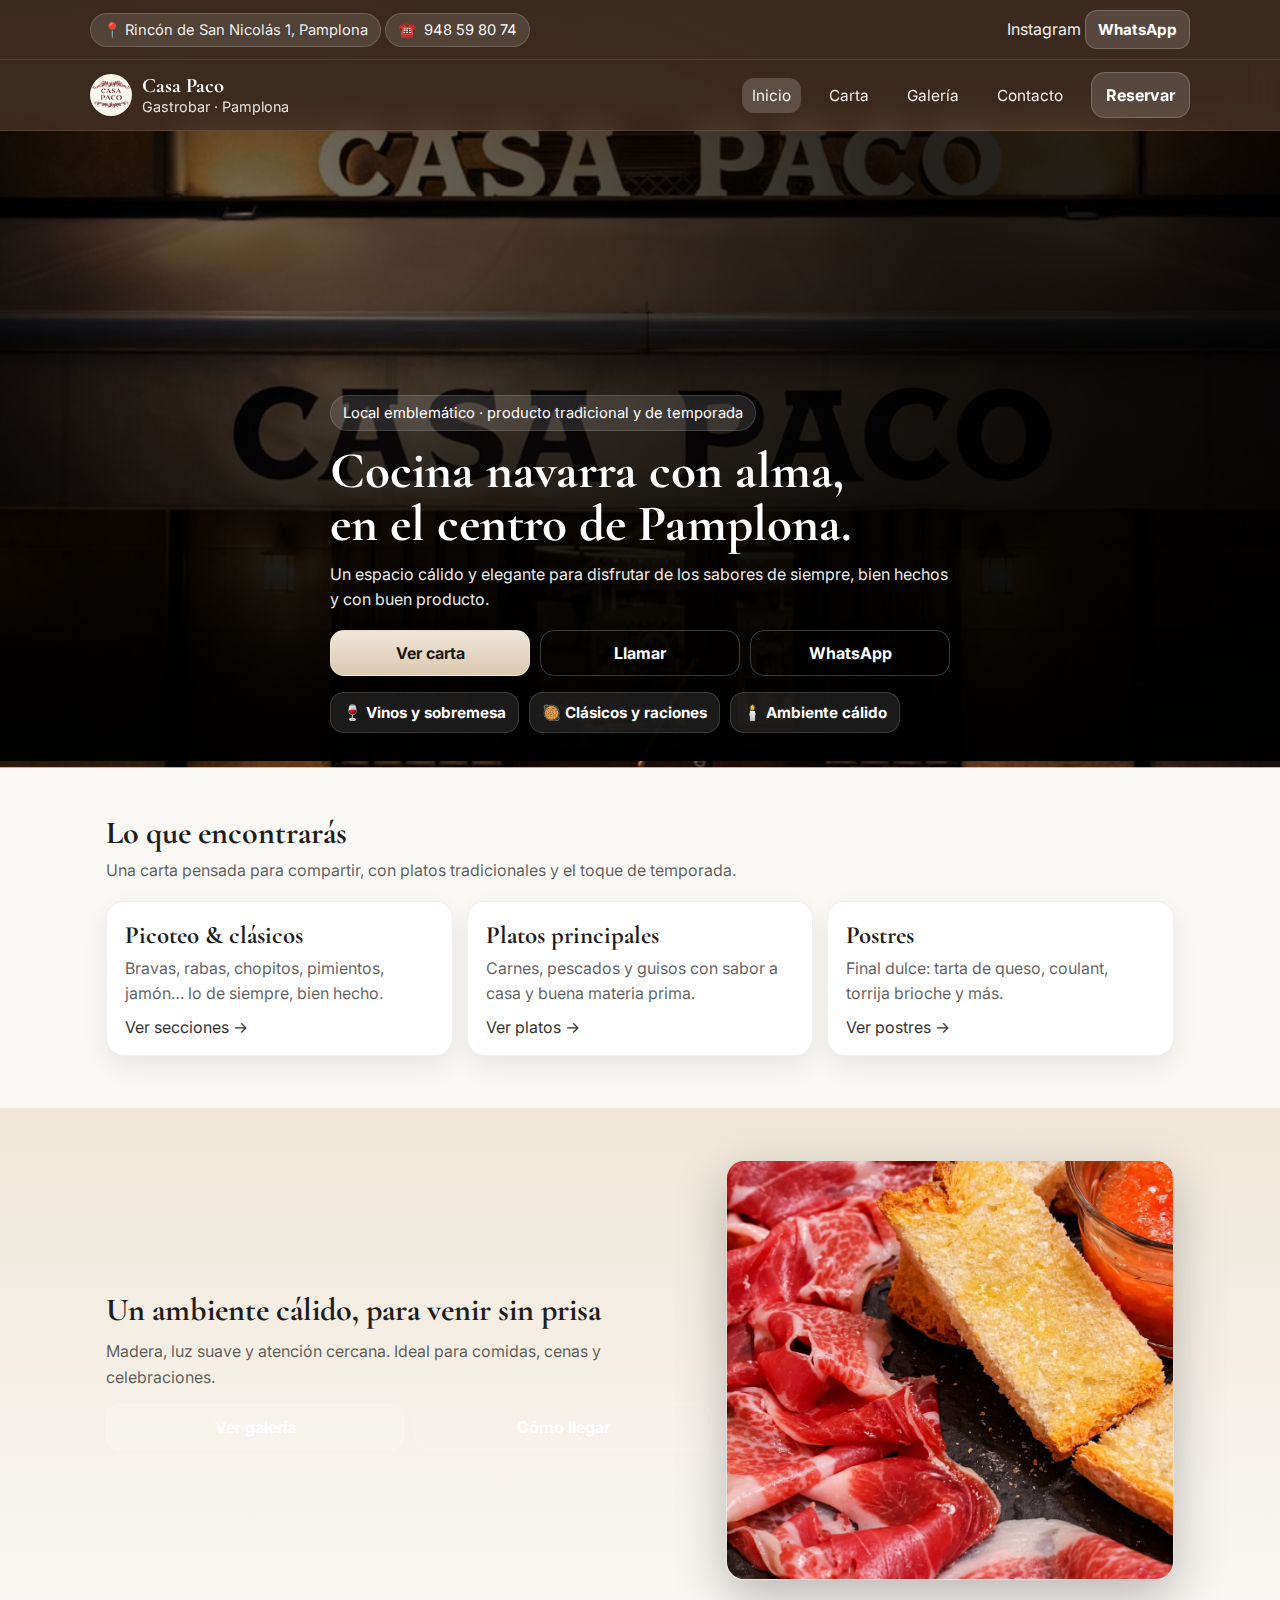
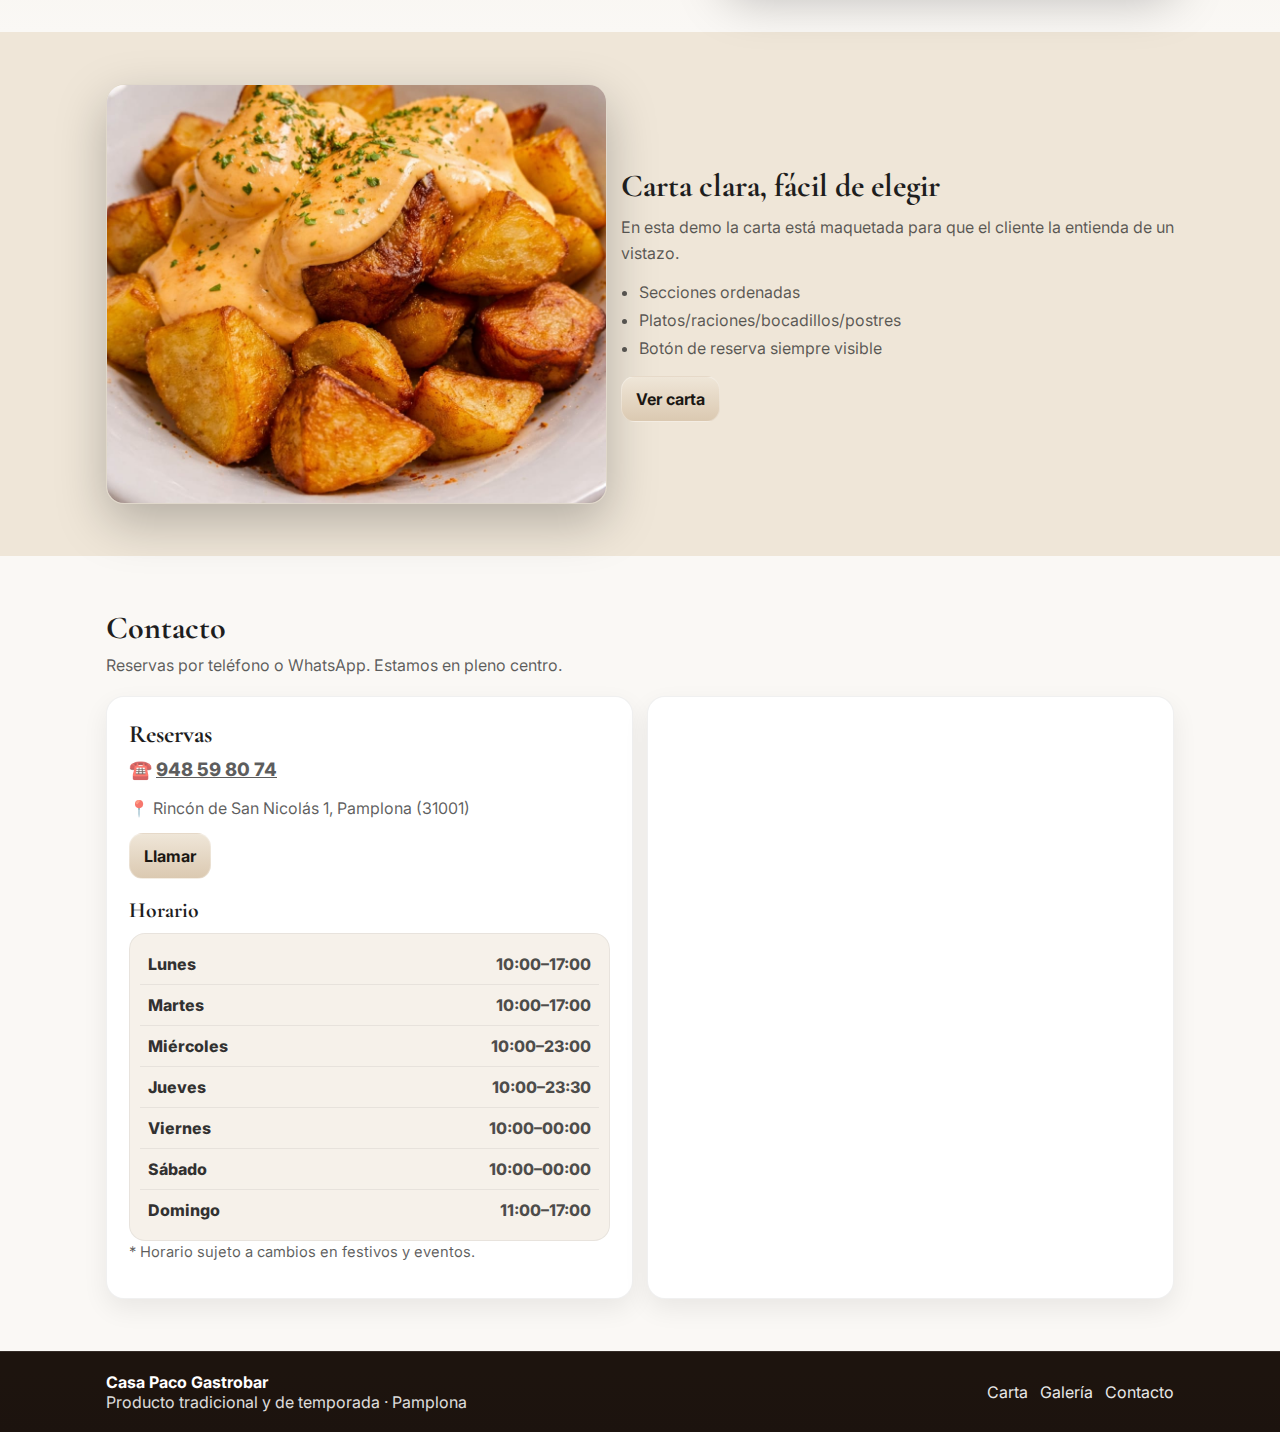
<file: index.html>
<!doctype html>
<html lang="es">
<head>
  <meta charset="utf-8" />
  <meta name="viewport" content="width=device-width, initial-scale=1" />
  <title>Casa Paco Gastrobar | Pamplona</title>
  <meta name="description" content="Producto tradicional y de temporada en el corazón de Pamplona. Reserva en Casa Paco Gastrobar." />

  <link rel="preconnect" href="https://fonts.googleapis.com">
  <link rel="preconnect" href="https://fonts.gstatic.com" crossorigin>
  <link href="https://fonts.googleapis.com/css2?family=Cormorant+Garamond:wght@500;600;700&family=Inter:wght@400;500;600&display=swap" rel="stylesheet">

  <link rel="stylesheet" href="css/styles.css" />
</head>

<body>
  <!-- Topbar -->
  <div class="topbar">
    <div class="container topbar__inner">
      <div class="topbar__left">
        <span class="chip">📍 Rincón de San Nicolás 1, Pamplona</span>
        <span class="chip">☎️ <a href="tel:+34948598074">948 59 80 74</a></span>
      </div>
      <div class="topbar__right">
        <a class="link" href="https://www.instagram.com/casapacogastrobar/" target="_blank" rel="noreferrer">Instagram</a>
        <a class="btn btn--small" id="btnWhatsTop" href="#" target="_blank" rel="noreferrer">WhatsApp</a>
      </div>
    </div>
  </div>

  <!-- Header -->
  <header class="header">
    <div class="container header__inner">
      <a class="brand" href="index.html" aria-label="Casa Paco">
        <img class="brand__logo" src="img/logo.png" alt="Casa Paco" />
        <div class="brand__text">
          <div class="brand__name">Casa Paco</div>
          <div class="brand__tag">Gastrobar · Pamplona</div>
        </div>
      </a>

      <nav class="nav" aria-label="Navegación principal">
        <a class="nav__link is-active" href="index.html">Inicio</a>
        <a class="nav__link" href="carta.html">Carta</a>
        <a class="nav__link" href="galeria.html">Galería</a>
        <a class="nav__link" href="#contacto">Contacto</a>
        <a class="btn" href="#reservas">Reservar</a>
      </nav>

      <button class="burger" id="burger" aria-label="Abrir menú" aria-expanded="false">
        <span></span><span></span><span></span>
      </button>
    </div>

    <div class="mobile" id="mobileMenu">
      <a href="index.html">Inicio</a>
      <a href="carta.html">Carta</a>
      <a href="galeria.html">Galería</a>
      <a href="#contacto">Contacto</a>
      <a class="btn btn--primary" href="#reservas">Reservar</a>
    </div>
  </header>

  <!-- Hero -->
  <section class="hero">
    <div class="hero__bg" style="background-image:url('img/hero.png')"></div>
    <div class="hero__overlay"></div>

    <div class="container hero__content">
      <p class="eyebrow">Local emblemático · producto tradicional y de temporada</p>

      <h1>Cocina navarra con alma,<br>en el centro de Pamplona.</h1>

      <p class="lead">
        Un espacio cálido y elegante para disfrutar de los sabores de siempre,
        bien hechos y con buen producto.
      </p>

      <div class="hero__cta" id="reservas">
        <a class="btn btn--primary" href="carta.html">Ver carta</a>
        <a class="btn btn--ghost" href="tel:+34948598074">Llamar</a>
        <a class="btn btn--ghost" id="btnWhatsHero" href="#" target="_blank" rel="noreferrer">WhatsApp</a>
      </div>

      <div class="hero__badges">
        <div class="badge">🍷 Vinos y sobremesa</div>
        <div class="badge">🥘 Clásicos y raciones</div>
        <div class="badge">🕯️ Ambiente cálido</div>
      </div>
    </div>
  </section>

  <!-- Highlights -->
  <section class="section">
    <div class="container">
      <div class="section__head">
        <h2>Lo que encontrarás</h2>
        <p>Una carta pensada para compartir, con platos tradicionales y el toque de temporada.</p>
      </div>

      <div class="grid grid--3">
        <article class="card">
          <h3>Picoteo & clásicos</h3>
          <p>Bravas, rabas, chopitos, pimientos, jamón… lo de siempre, bien hecho.</p>
          <a class="link link--arrow" href="carta.html">Ver secciones</a>
        </article>

        <article class="card">
          <h3>Platos principales</h3>
          <p>Carnes, pescados y guisos con sabor a casa y buena materia prima.</p>
          <a class="link link--arrow" href="carta.html">Ver platos</a>
        </article>

        <article class="card">
          <h3>Postres</h3>
          <p>Final dulce: tarta de queso, coulant, torrija brioche y más.</p>
          <a class="link link--arrow" href="carta.html#postres">Ver postres</a>
        </article>
      </div>
    </div>
  </section>

  <!-- Band -->
  <section class="band">
    <div class="container band__inner">
      <div class="band__text">
        <h2>Un ambiente cálido, para venir sin prisa</h2>
        <p>Madera, luz suave y atención cercana. Ideal para comidas, cenas y celebraciones.</p>
        <div class="band__actions">
          <a class="btn" href="galeria.html">Ver galería</a>
          <a class="btn btn--ghost" href="#contacto">Cómo llegar</a>
        </div>
      </div>

      <div class="band__media">
        <img src="img/collage-1.png" alt="Ambiente y platos Casa Paco" loading="lazy">
      </div>
    </div>
  </section>

  <!-- Split -->
  <section class="section section--alt">
    <div class="container">
      <div class="split">
        <div class="split__media">
          <img src="img/collage-2.png" alt="Platos y experiencia Casa Paco" loading="lazy">
        </div>

        <div class="split__text">
          <h2>Carta clara, fácil de elegir</h2>
          <p>En esta demo la carta está maquetada para que el cliente la entienda de un vistazo.</p>

          <ul class="ticks">
            <li>Secciones ordenadas</li>
            <li>Platos/raciones/bocadillos/postres</li>
            <li>Botón de reserva siempre visible</li>
          </ul>

          <a class="btn btn--primary" href="carta.html">Ver carta</a>
        </div>
      </div>
    </div>
  </section>

  <!-- Contact -->
  <section class="section" id="contacto">
    <div class="container">
      <div class="section__head">
        <h2>Contacto</h2>
        <p>Reservas por teléfono o WhatsApp. Estamos en pleno centro.</p>
      </div>

      <div class="grid grid--2">
        <div class="card card--padded">
          <h3>Reservas</h3>
          <p class="big">☎️ <a href="tel:+34948598074">948 59 80 74</a></p>
          <p>📍 Rincón de San Nicolás 1, Pamplona (31001)</p>

          <div class="actions">
            <a class="btn btn--primary" href="tel:+34948598074">Llamar</a>
            <a class="btn" id="btnWhatsContact" href="#" target="_blank" rel="noreferrer">WhatsApp</a>
            <a class="btn btn--ghost" href="https://www.instagram.com/casapacogastrobar/" target="_blank" rel="noreferrer">Instagram</a>
          </div>

          <!-- Horario elegante (mobile perfecto) -->
          <div class="hours">
            <h4>Horario</h4>

            <div class="hours-list">
              <div class="hrow"><span class="hday">Lunes</span><span class="htime">10:00–17:00</span></div>
              <div class="hrow"><span class="hday">Martes</span><span class="htime">10:00–17:00</span></div>
              <div class="hrow"><span class="hday">Miércoles</span><span class="htime">10:00–23:00</span></div>
              <div class="hrow"><span class="hday">Jueves</span><span class="htime">10:00–23:30</span></div>
              <div class="hrow"><span class="hday">Viernes</span><span class="htime">10:00–00:00</span></div>
              <div class="hrow"><span class="hday">Sábado</span><span class="htime">10:00–00:00</span></div>
              <div class="hrow"><span class="hday">Domingo</span><span class="htime">11:00–17:00</span></div>
            </div>

            <p class="hours-note">* Horario sujeto a cambios en festivos y eventos.</p>
          </div>
        </div>

        <div class="card card--map">
          <iframe
            title="Mapa Casa Paco"
            loading="lazy"
            referrerpolicy="no-referrer-when-downgrade"
            src="https://www.google.com/maps?q=Rinc%C3%B3n%20de%20San%20Nicol%C3%A1s%201%2C%20Pamplona&output=embed">
          </iframe>
        </div>
      </div>
    </div>
  </section>

  <footer class="footer">
    <div class="container footer__inner">
      <div>
        <strong>Casa Paco Gastrobar</strong>
        <div class="muted">Producto tradicional y de temporada · Pamplona</div>
      </div>
      <div class="footer__links">
        <a href="carta.html">Carta</a>
        <a href="galeria.html">Galería</a>
        <a href="#contacto">Contacto</a>
      </div>
    </div>
  </footer>

  <script src="js/main.js"></script>
</body>
</html>
</file>
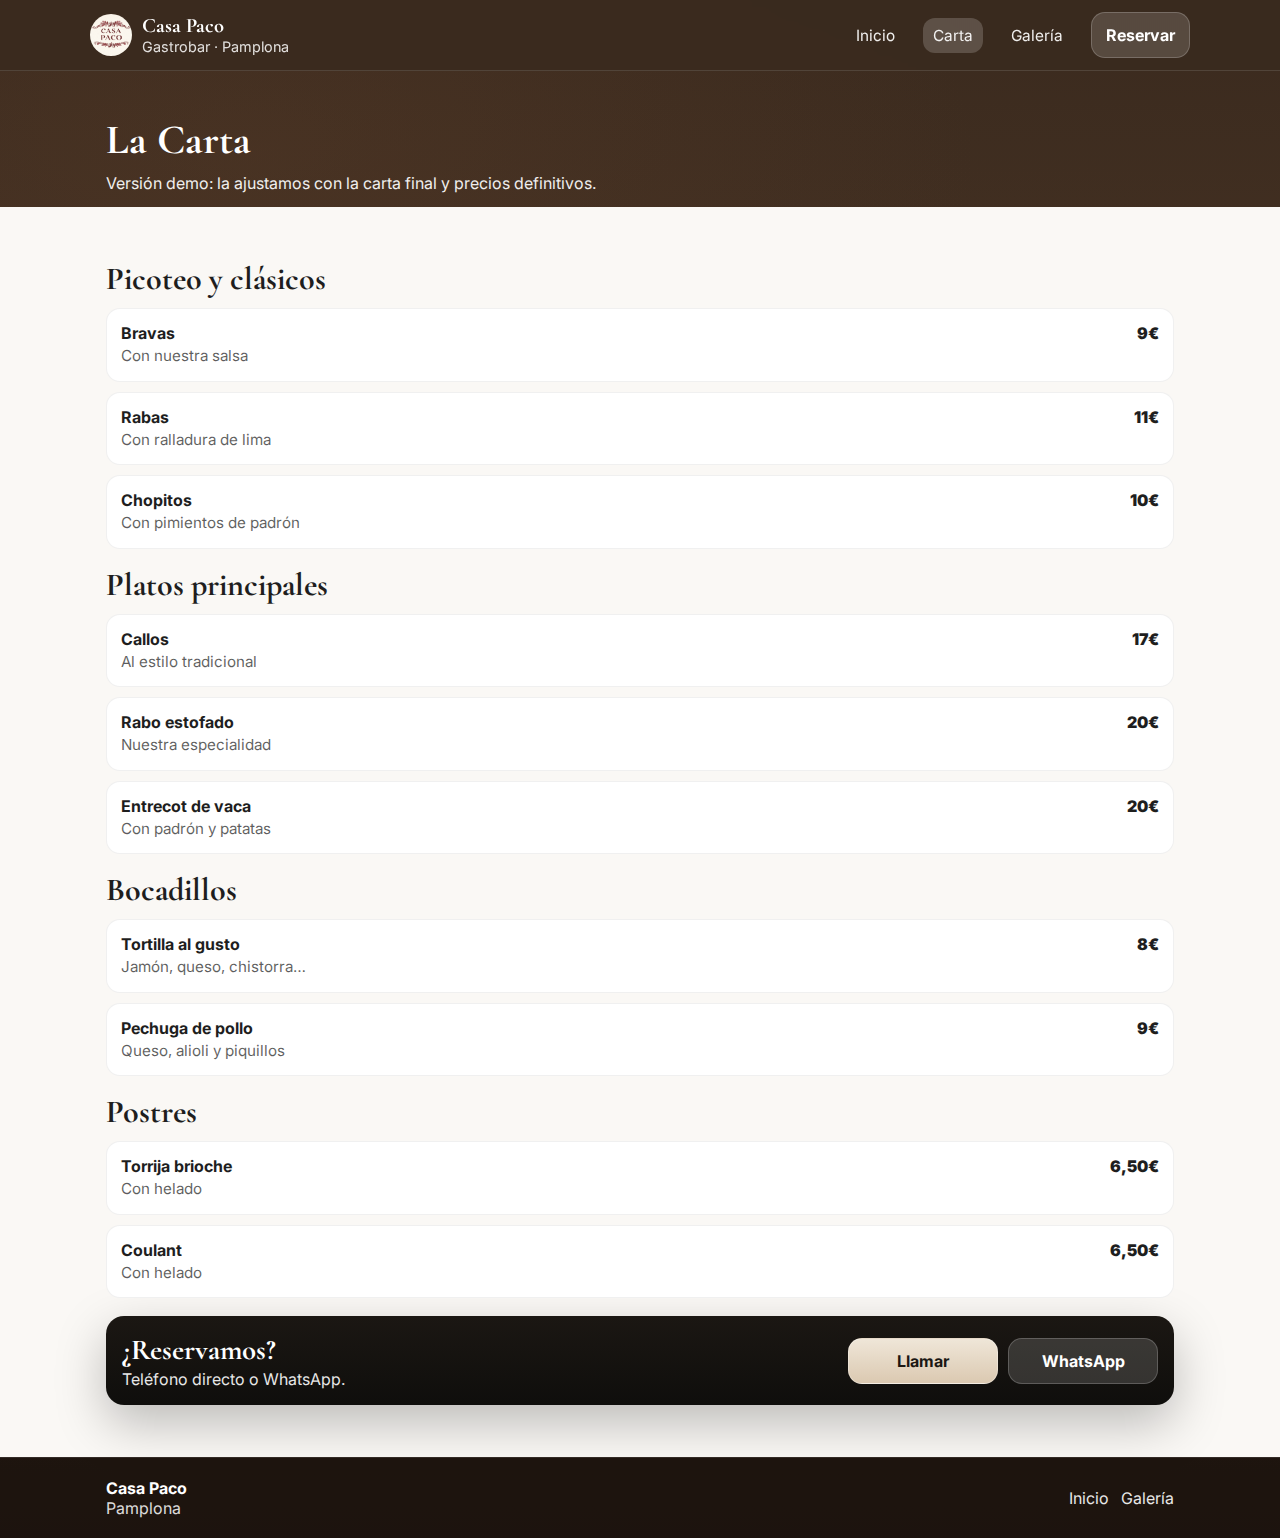
<file: carta.html>
<!doctype html>
<html lang="es">
<head>
  <meta charset="utf-8" />
  <meta name="viewport" content="width=device-width, initial-scale=1" />
  <title>Carta | Casa Paco Gastrobar</title>

  <link rel="preconnect" href="https://fonts.googleapis.com">
  <link rel="preconnect" href="https://fonts.gstatic.com" crossorigin>
  <link href="https://fonts.googleapis.com/css2?family=Cormorant+Garamond:wght@500;600;700&family=Inter:wght@400;500;600&display=swap" rel="stylesheet">

  <link rel="stylesheet" href="css/styles.css" />
</head>
<body>

  <header class="header header--plain">
    <div class="container header__inner">
      <a class="brand" href="index.html">
        <img class="brand__logo" src="img/logo.png" alt="Casa Paco" />
        <div class="brand__text">
          <div class="brand__name">Casa Paco</div>
          <div class="brand__tag">Gastrobar · Pamplona</div>
        </div>
      </a>

      <nav class="nav">
        <a class="nav__link" href="index.html">Inicio</a>
        <a class="nav__link is-active" href="carta.html">Carta</a>
        <a class="nav__link" href="galeria.html">Galería</a>
        <a class="btn" href="index.html#reservas">Reservar</a>
      </nav>

      <button class="burger" id="burger" aria-label="Abrir menú" aria-expanded="false">
        <span></span><span></span><span></span>
      </button>
    </div>

    <div class="mobile" id="mobileMenu">
      <a href="index.html">Inicio</a>
      <a href="carta.html">Carta</a>
      <a href="galeria.html">Galería</a>
      <a class="btn btn--primary" href="index.html#reservas">Reservar</a>
    </div>
  </header>

  <section class="pagehead">
    <div class="container">
      <h1>La Carta</h1>
      <p>Versión demo: la ajustamos con la carta final y precios definitivos.</p>
    </div>
  </section>

  <main class="section">
    <div class="container">
      <div class="menu">

        <section class="menu__block">
          <h2>Picoteo y clásicos</h2>
          <div class="menu__items">
            <div class="item"><div><strong>Bravas</strong><span>Con nuestra salsa</span></div><div class="price">9€</div></div>
            <div class="item"><div><strong>Rabas</strong><span>Con ralladura de lima</span></div><div class="price">11€</div></div>
            <div class="item"><div><strong>Chopitos</strong><span>Con pimientos de padrón</span></div><div class="price">10€</div></div>
          </div>
        </section>

        <section class="menu__block">
          <h2>Platos principales</h2>
          <div class="menu__items">
            <div class="item"><div><strong>Callos</strong><span>Al estilo tradicional</span></div><div class="price">17€</div></div>
            <div class="item"><div><strong>Rabo estofado</strong><span>Nuestra especialidad</span></div><div class="price">20€</div></div>
            <div class="item"><div><strong>Entrecot de vaca</strong><span>Con padrón y patatas</span></div><div class="price">20€</div></div>
          </div>
        </section>

        <section class="menu__block">
          <h2>Bocadillos</h2>
          <div class="menu__items">
            <div class="item"><div><strong>Tortilla al gusto</strong><span>Jamón, queso, chistorra…</span></div><div class="price">8€</div></div>
            <div class="item"><div><strong>Pechuga de pollo</strong><span>Queso, alioli y piquillos</span></div><div class="price">9€</div></div>
          </div>
        </section>

        <section class="menu__block" id="postres">
          <h2>Postres</h2>
          <div class="menu__items">
            <div class="item"><div><strong>Torrija brioche</strong><span>Con helado</span></div><div class="price">6,50€</div></div>
            <div class="item"><div><strong>Coulant</strong><span>Con helado</span></div><div class="price">6,50€</div></div>
          </div>
        </section>

      </div>

      <div class="cta-strip">
        <div>
          <h3>¿Reservamos?</h3>
          <p>Teléfono directo o WhatsApp.</p>
        </div>
        <div class="cta-strip__actions">
          <a class="btn btn--primary" href="tel:+34948598074">Llamar</a>
          <a class="btn" id="btnWhatsCarta" href="#" target="_blank" rel="noreferrer">WhatsApp</a>
        </div>
      </div>
    </div>
  </main>

  <footer class="footer">
    <div class="container footer__inner">
      <div><strong>Casa Paco</strong><div class="muted">Pamplona</div></div>
      <div class="footer__links"><a href="index.html">Inicio</a><a href="galeria.html">Galería</a></div>
    </div>
  </footer>

  <script src="js/main.js"></script>
</body>
</html>
</file>
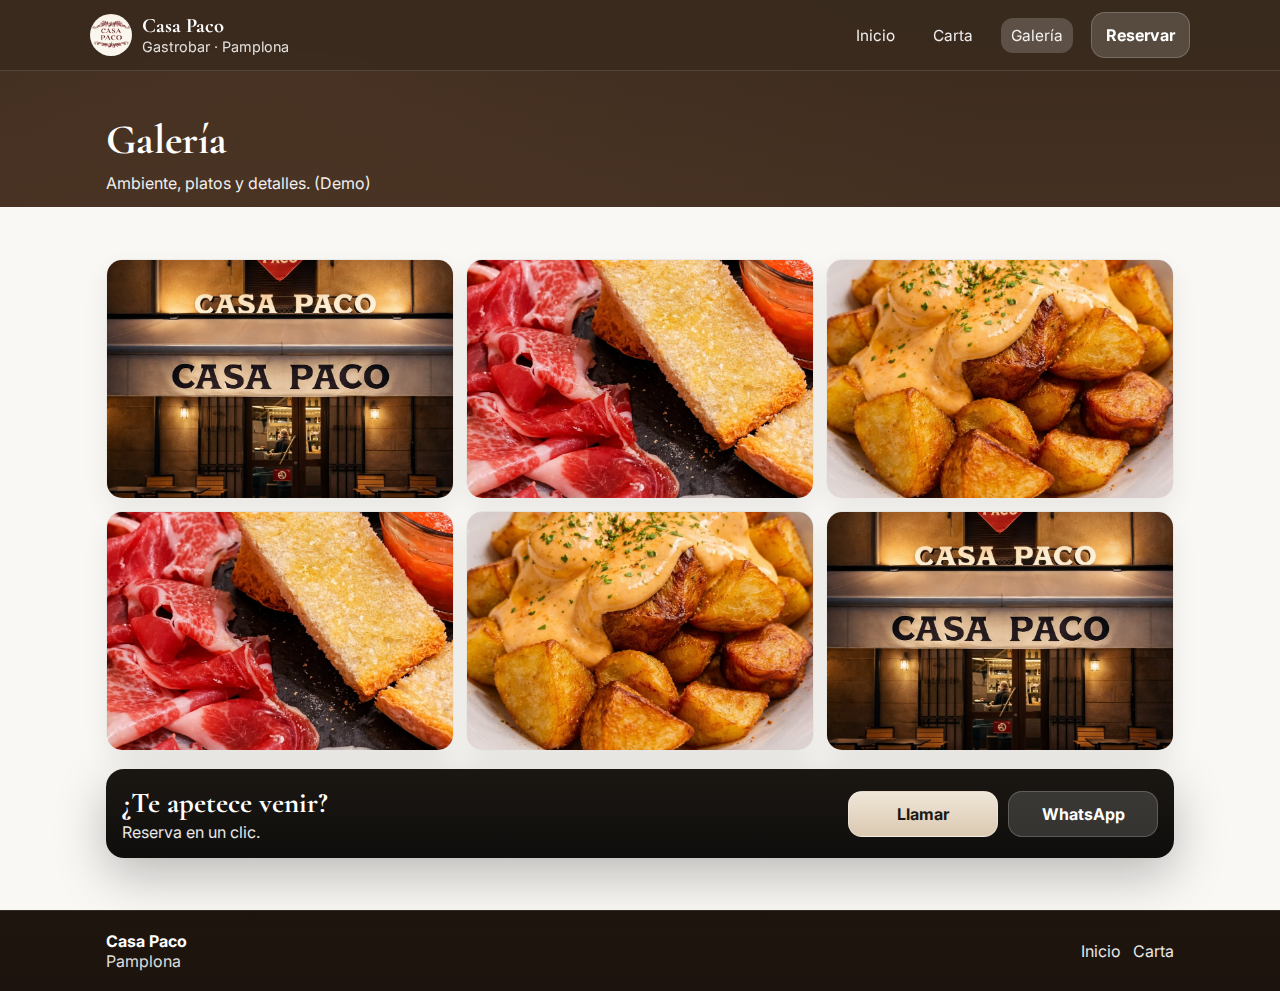
<file: galeria.html>
<!doctype html>
<html lang="es">
<head>
  <meta charset="utf-8" />
  <meta name="viewport" content="width=device-width, initial-scale=1" />
  <title>Galería | Casa Paco Gastrobar</title>

  <link rel="preconnect" href="https://fonts.googleapis.com">
  <link rel="preconnect" href="https://fonts.gstatic.com" crossorigin>
  <link href="https://fonts.googleapis.com/css2?family=Cormorant+Garamond:wght@500;600;700&family=Inter:wght@400;500;600&display=swap" rel="stylesheet">

  <link rel="stylesheet" href="css/styles.css" />
</head>
<body>

  <header class="header header--plain">
    <div class="container header__inner">
      <a class="brand" href="index.html">
        <img class="brand__logo" src="img/logo.png" alt="Casa Paco" />
        <div class="brand__text">
          <div class="brand__name">Casa Paco</div>
          <div class="brand__tag">Gastrobar · Pamplona</div>
        </div>
      </a>

      <nav class="nav">
        <a class="nav__link" href="index.html">Inicio</a>
        <a class="nav__link" href="carta.html">Carta</a>
        <a class="nav__link is-active" href="galeria.html">Galería</a>
        <a class="btn" href="index.html#reservas">Reservar</a>
      </nav>

      <button class="burger" id="burger" aria-label="Abrir menú" aria-expanded="false">
        <span></span><span></span><span></span>
      </button>
    </div>

    <div class="mobile" id="mobileMenu">
      <a href="index.html">Inicio</a>
      <a href="carta.html">Carta</a>
      <a href="galeria.html">Galería</a>
      <a class="btn btn--primary" href="index.html#reservas">Reservar</a>
    </div>
  </header>

  <section class="pagehead">
    <div class="container">
      <h1>Galería</h1>
      <p>Ambiente, platos y detalles. (Demo)</p>
    </div>
  </section>

  <main class="section">
    <div class="container">
      <div class="gallery">
        <img src="img/hero.png" alt="Casa Paco - Hero" loading="lazy">
        <img src="img/collage-1.png" alt="Casa Paco - Ambiente y platos" loading="lazy">
        <img src="img/collage-2.png" alt="Casa Paco - Experiencia" loading="lazy">
        <img src="img/collage-1.png" alt="Casa Paco - Detalles" loading="lazy">
        <img src="img/collage-2.png" alt="Casa Paco - Vino" loading="lazy">
        <img src="img/hero.png" alt="Casa Paco - Local" loading="lazy">
      </div>

      <div class="cta-strip">
        <div>
          <h3>¿Te apetece venir?</h3>
          <p>Reserva en un clic.</p>
        </div>
        <div class="cta-strip__actions">
          <a class="btn btn--primary" href="tel:+34948598074">Llamar</a>
          <a class="btn" id="btnWhatsGaleria" href="#" target="_blank" rel="noreferrer">WhatsApp</a>
        </div>
      </div>
    </div>
  </main>

  <footer class="footer">
    <div class="container footer__inner">
      <div><strong>Casa Paco</strong><div class="muted">Pamplona</div></div>
      <div class="footer__links"><a href="index.html">Inicio</a><a href="carta.html">Carta</a></div>
    </div>
  </footer>

  <script src="js/main.js"></script>
</body>
</html>
</file>
<file: css/styles.css>
:root{
  --paper:#faf8f5;
  --cream:#efe6d8;
  --ink:#1e1e1e;
  --muted:rgba(30,30,30,.72);
  --white:#ffffff;

  --radius:18px;
  --shadow:0 18px 50px rgba(0,0,0,.25);

  --serif:"Cormorant Garamond", serif;
  --sans:"Inter", system-ui, -apple-system, Segoe UI, Roboto, Arial, sans-serif;
}

*{box-sizing:border-box}
html,body{margin:0;padding:0}
img{max-width:100%;display:block}
a{color:inherit}

.container{max-width:1100px;margin:0 auto;padding:0 16px}

/* ===== FONDO AMADERADO ===== */
body{
  font-family:var(--sans);
  color:var(--ink);
  background:
    radial-gradient(1200px 600px at 20% 10%, rgba(90,60,40,0.35), transparent 60%),
    radial-gradient(900px 500px at 80% 30%, rgba(70,45,30,0.25), transparent 60%),
    linear-gradient(180deg,#3a2a1e 0%,#4a3525 35%,#5a3f2b 60%,#3f2c20 100%);
}

/* ===== TOPBAR ===== */
.topbar{
  background:rgba(58,42,30,.70);
  color:rgba(255,255,255,.92);
  border-bottom:1px solid rgba(255,255,255,.10);
}
.topbar__inner{
  display:flex;
  justify-content:space-between;
  align-items:center;
  gap:10px;
  padding:10px 0;
  flex-wrap:wrap;
}
.chip{
  display:inline-flex;
  align-items:center;
  gap:8px;
  padding:7px 12px;
  border-radius:999px;
  background:rgba(255,255,255,.12);
  border:1px solid rgba(255,255,255,.16);
  font-size:.92rem;
}
.topbar a{color:#fff;text-decoration:none}
.link{opacity:.92;text-decoration:none}
.link:hover{opacity:1;text-decoration:underline}

/* ===== HEADER ===== */
.header{
  position:sticky;top:0;z-index:50;
  backdrop-filter: blur(12px);
  background: rgba(58,42,30,0.82);
  border-bottom:1px solid rgba(255,255,255,.12);
}
.header--plain{background: rgba(58,42,30,0.92);}
.header__inner{
  display:flex;
  align-items:center;
  justify-content:space-between;
  gap:12px;
  padding:12px 0;
}

.brand{
  display:flex;
  align-items:center;
  gap:10px;
  text-decoration:none;
  color:#fff;
  min-width: 0;
}
.brand__logo{
  width:42px;height:42px;border-radius:50%;
  object-fit:cover;background:#fff;flex:0 0 auto;
}
.brand__text{min-width:0}
.brand__name{
  font-family:var(--serif);
  font-weight:700;
  font-size:1.28rem;
  line-height:1.1;
  white-space:nowrap;
  overflow:hidden;
  text-overflow:ellipsis;
}
.brand__tag{
  font-size:.9rem;
  opacity:.85;
  white-space:nowrap;
  overflow:hidden;
  text-overflow:ellipsis;
}

/* Desktop nav hidden by default (mobile-first) */
.nav{display:none;align-items:center;gap:18px}
.nav__link{
  color:rgba(255,255,255,.92);
  text-decoration:none;
  padding:8px 10px;
  border-radius:12px;
  font-size:.96rem;
}
.nav__link:hover{background:rgba(255,255,255,.12)}
.nav__link.is-active{background:rgba(255,255,255,.18)}

/* Buttons */
.btn{
  display:inline-flex;
  align-items:center;
  justify-content:center;
  gap:8px;
  padding:12px 14px;
  border-radius:14px;
  background:rgba(255,255,255,.15);
  border:1px solid rgba(255,255,255,.20);
  color:#fff;
  font-weight:700;
  text-decoration:none;
  transition:.2s;
}
.btn:hover{background:rgba(255,255,255,.22);transform:translateY(-1px)}
.btn--small{padding:9px 12px;border-radius:12px;font-size:.95rem}
.btn--primary{
  background:linear-gradient(180deg,#efe6d8,#dbc9b1);
  color:#1b1713;
  border:1px solid rgba(255,255,255,.30);
}
.btn--ghost{background:transparent;border:1px solid rgba(255,255,255,.22)}

/* Burger visible on mobile */
.burger{
  display:inline-flex;
  flex-direction:column;
  gap:5px;
  padding:10px;
  border-radius:12px;
  background:transparent;
  border:1px solid rgba(255,255,255,.14);
  cursor:pointer;
}
.burger span{width:22px;height:2px;background:#fff;border-radius:2px}

/* Mobile menu */
.mobile{
  display:none;
  padding:10px 16px 16px;
  border-top:1px solid rgba(255,255,255,.12);
}
.mobile a{
  display:block;
  padding:12px 12px;
  border-radius:14px;
  color:#fff;
  text-decoration:none;
}
.mobile a:hover{background:rgba(255,255,255,.12)}
.mobile .btn{width:100%;margin-top:10px}

/* ===== HERO (MÓVIL BIEN) ===== */
.hero{
  position:relative;
  min-height: 70vh;
  display:flex;
  align-items:flex-end;
  color:#fff;
}
.hero__bg{
  position:absolute;inset:0;
  background-size:cover;background-position:center;
  transform: scale(1.02);
}
.hero__overlay{
  position:absolute;inset:0;
  background:
    radial-gradient(700px 420px at 20% 25%, rgba(0,0,0,.30), rgba(0,0,0,.82)),
    linear-gradient(180deg, rgba(0,0,0,.18), rgba(0,0,0,.88));
}
.hero__content{
  position:relative;
  padding: 56px 0 28px;
}
.eyebrow{
  display:inline-block;
  padding:8px 12px;
  border-radius:999px;
  background:rgba(255,255,255,.12);
  border:1px solid rgba(255,255,255,.14);
  font-size:.92rem;
  margin:0 0 14px;
}
.hero h1{
  font-family:var(--serif);
  font-size: clamp(2.0rem, 7vw, 3.2rem);
  line-height:1.03;
  margin:0 0 12px;
}
.lead{
  margin:0 0 18px;
  max-width: 62ch;
  opacity:.92;
  line-height:1.55;
}
.hero__cta{
  display:flex;
  flex-wrap:wrap;
  gap:10px;
}
.hero__cta .btn{flex:1; min-width: 140px;}
.hero__badges{
  display:flex;
  flex-wrap:wrap;
  gap:10px;
  margin-top:16px;
}
.badge{
  padding:10px 12px;
  border-radius:14px;
  background:rgba(255,255,255,.10);
  border:1px solid rgba(255,255,255,.14);
  font-weight:700;
  font-size:.95rem;
}

/* ===== SECTIONS ===== */
.section{background:var(--paper);padding:52px 0}
.section--alt{background:var(--cream)}
.section__head{margin-bottom:18px}
.section__head h2{
  font-family:var(--serif);
  font-size:2rem;
  margin:0 0 6px;
}
.section__head p{margin:0;color:var(--muted);line-height:1.55}

/* ===== GRID & CARDS ===== */
.grid{display:grid;gap:14px}
.grid--2{grid-template-columns:1fr}
.grid--3{grid-template-columns:1fr}

.card{
  background:#fff;
  border:1px solid rgba(0,0,0,.06);
  border-radius:var(--radius);
  box-shadow:0 10px 26px rgba(0,0,0,.07);
  padding:18px;
}
.card--padded{padding:22px}
.card h3{
  font-family:var(--serif);
  font-size:1.55rem;
  margin:0 0 6px;
}
.card p{margin:0 0 12px;color:var(--muted);line-height:1.55}
.big{font-size:1.16rem;font-weight:800}

.link--arrow::after{content:" →";}

/* ===== BAND / SPLIT ===== */
.band{
  padding:52px 0;
  background: linear-gradient(180deg,#efe6d8,#faf8f5);
}
.band__inner{
  display:grid;
  grid-template-columns:1fr;
  gap:14px;
  align-items:center;
}
.band__text h2{
  font-family:var(--serif);
  font-size:2rem;
  margin:0 0 10px;
}
.band__text p{margin:0 0 14px;color:var(--muted);line-height:1.6}
.band__actions{display:flex;gap:10px;flex-wrap:wrap}
.band__actions .btn{flex:1;min-width:150px}
.band__media img{
  width:100%;
  height: 320px;
  object-fit:cover;
  border-radius:var(--radius);
  box-shadow:var(--shadow);
  border:1px solid rgba(0,0,0,.06);
}

.split{
  display:grid;
  grid-template-columns:1fr;
  gap:14px;
  align-items:center;
}
.split__media img{
  width:100%;
  height: 320px;
  object-fit:cover;
  border-radius:var(--radius);
  box-shadow:var(--shadow);
  border:1px solid rgba(0,0,0,.06);
}
.split__text h2{
  font-family:var(--serif);
  font-size:2rem;
  margin:0 0 10px;
}
.split__text p{margin:0 0 12px;color:var(--muted);line-height:1.6}
.ticks{margin:0 0 14px;padding-left:18px;color:var(--muted);line-height:1.75}

/* ===== MAP CARD ===== */
.card--map{padding:0;overflow:hidden}
.card--map iframe{width:100%;height:360px;border:0}

/* ===== HOURS (MÓVIL PERFECTO) ===== */
.hours{margin-top:18px}
.hours h4{
  margin:0 0 10px;
  font-family:var(--serif);
  font-size:1.35rem;
}
.hours-list{
  background: rgba(239,230,216,.55);
  border:1px solid rgba(0,0,0,.06);
  border-radius:16px;
  padding:10px;
}
.hrow{
  display:flex;
  justify-content:space-between;
  align-items:center;
  gap:12px;
  padding:10px 8px;
}
.hrow + .hrow{border-top:1px solid rgba(0,0,0,.06)}
.hday{font-weight:800;color:rgba(30,30,30,.92)}
.htime{
  font-weight:800;
  color:rgba(30,30,30,.78);
  white-space:nowrap;
}
.hours-note{margin:10px 2px 0;color:var(--muted);font-size:.92rem}

/* ===== MENU ===== */
.pagehead{padding:44px 0 12px;color:#fff}
.pagehead h1{
  font-family:var(--serif);
  font-size:2.6rem;
  margin:0 0 6px;
}
.pagehead p{margin:0;opacity:.92;line-height:1.5}

.menu{display:grid;gap:16px}
.menu__block h2{font-family:var(--serif);font-size:2rem;margin:0 0 10px}
.menu__items{display:grid;gap:10px}
.item{
  display:flex;
  justify-content:space-between;
  gap:12px;
  padding:14px;
  border-radius:14px;
  background:#fff;
  border:1px solid rgba(0,0,0,.06);
}
.item span{display:block;color:var(--muted);font-size:.95rem;margin-top:3px;line-height:1.35}
.price{font-weight:900;white-space:nowrap}

/* CTA strip */
.cta-strip{
  margin-top:18px;
  border-radius:var(--radius);
  background:linear-gradient(180deg,#1b1713,#0f0e0c);
  color:#fff;
  padding:16px;
  display:flex;
  flex-direction:column;
  gap:12px;
  box-shadow:var(--shadow);
}
.cta-strip h3{margin:0;font-family:var(--serif);font-size:1.8rem}
.cta-strip p{margin:2px 0 0;opacity:.9}
.cta-strip__actions{display:flex;gap:10px;flex-wrap:wrap}
.cta-strip__actions .btn{flex:1;min-width:150px}

/* Gallery */
.gallery{
  display:grid;
  grid-template-columns:1fr;
  gap:12px;
}
.gallery img{
  width:100%;
  height: 260px;
  object-fit:cover;
  border-radius:16px;
  border:1px solid rgba(0,0,0,.06);
  box-shadow:0 10px 26px rgba(0,0,0,.07);
}

/* Footer */
.footer{
  padding:20px 0;
  background: rgba(0,0,0,.55);
  color:#fff;
  border-top:1px solid rgba(255,255,255,.10);
}
.footer__inner{
  display:flex;
  justify-content:space-between;
  gap:12px;
  align-items:center;
  flex-wrap:wrap;
}
.footer__links{display:flex;gap:12px;flex-wrap:wrap}
.footer__links a{color:#fff;text-decoration:none;opacity:.9}
.footer__links a:hover{opacity:1;text-decoration:underline}
.muted{opacity:.85}

/* ===== DESKTOP BREAKPOINTS ===== */
@media (min-width: 900px){
  .nav{display:flex;}
  .burger{display:none;}
  .mobile{display:none !important;}

  .grid--2{grid-template-columns:1fr 1fr}
  .grid--3{grid-template-columns:repeat(3,1fr)}
  .band__inner{grid-template-columns:1.15fr .85fr}
  .split{grid-template-columns:.95fr 1.05fr}
  .band__media img, .split__media img{height:420px}
  .gallery{grid-template-columns:repeat(3,1fr)}
  .gallery img{height:240px}
  .cta-strip{flex-direction:row;align-items:center;justify-content:space-between}
}
</file>
